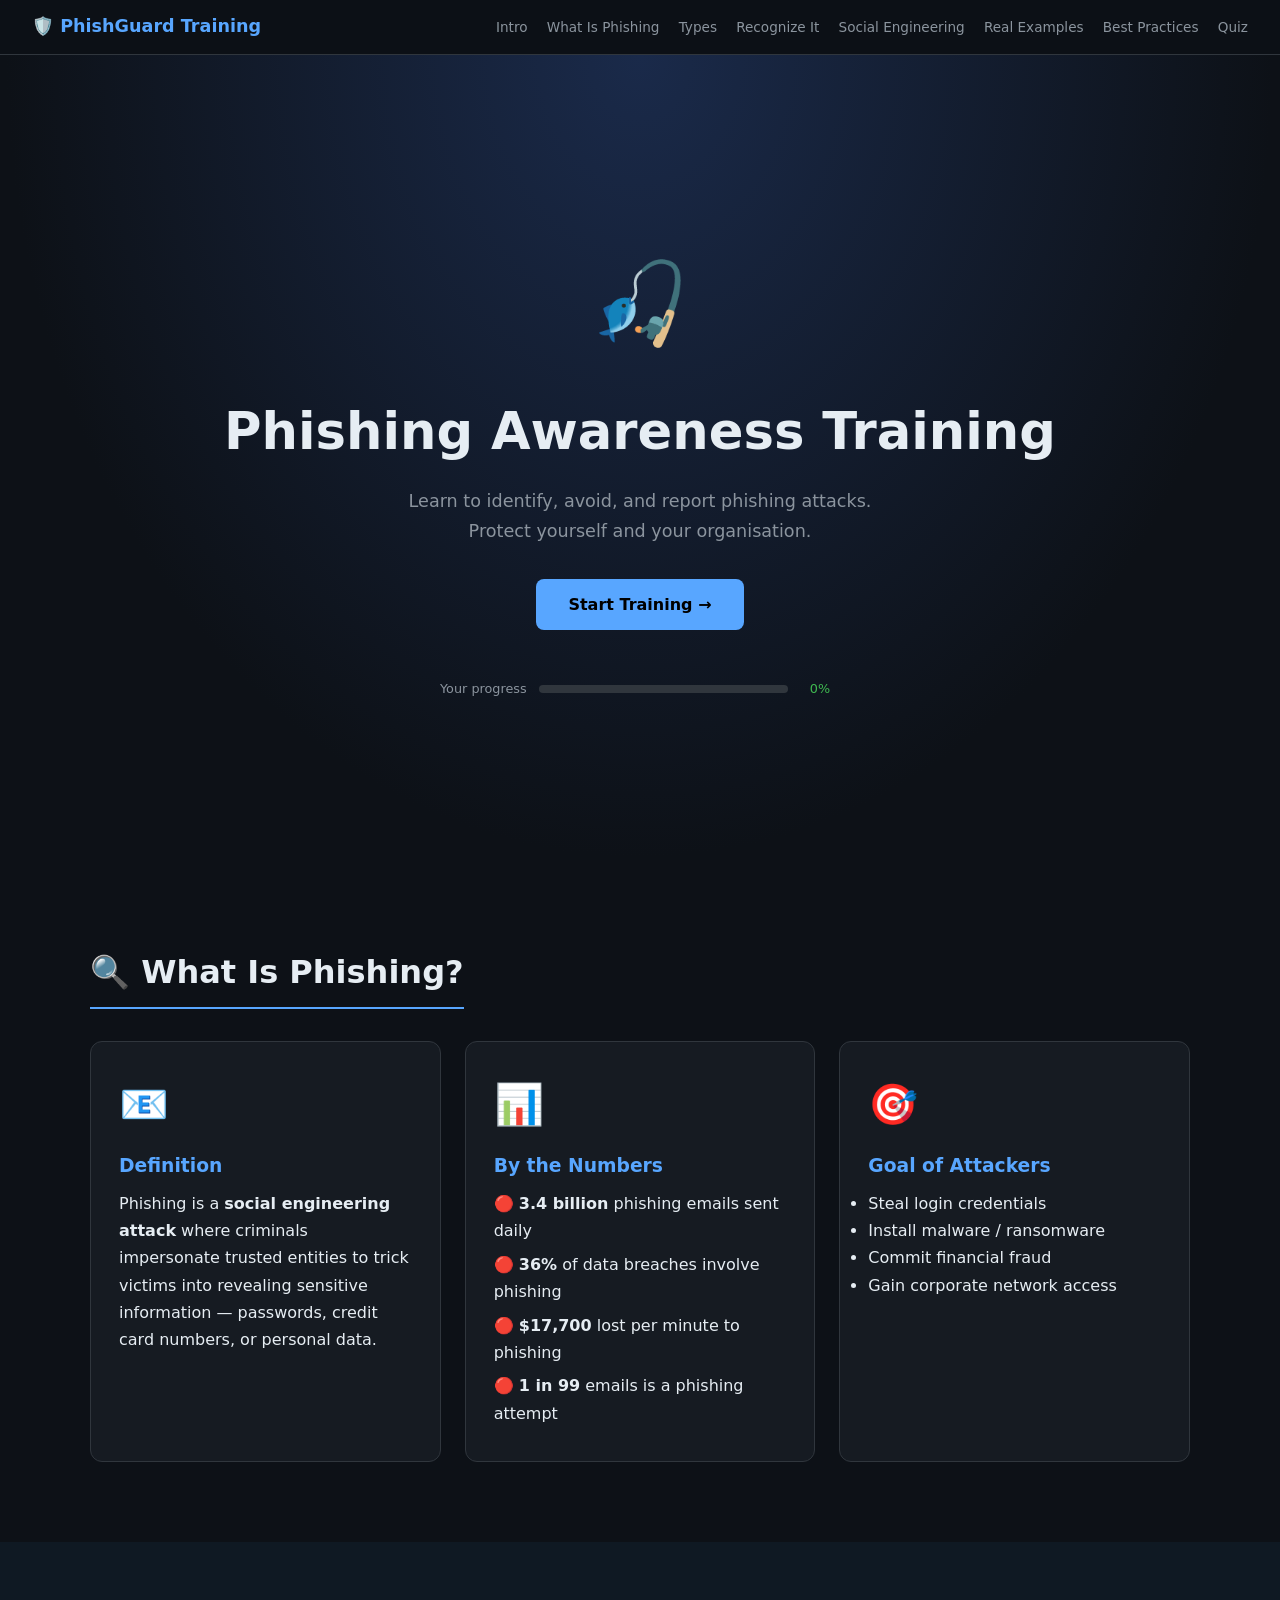
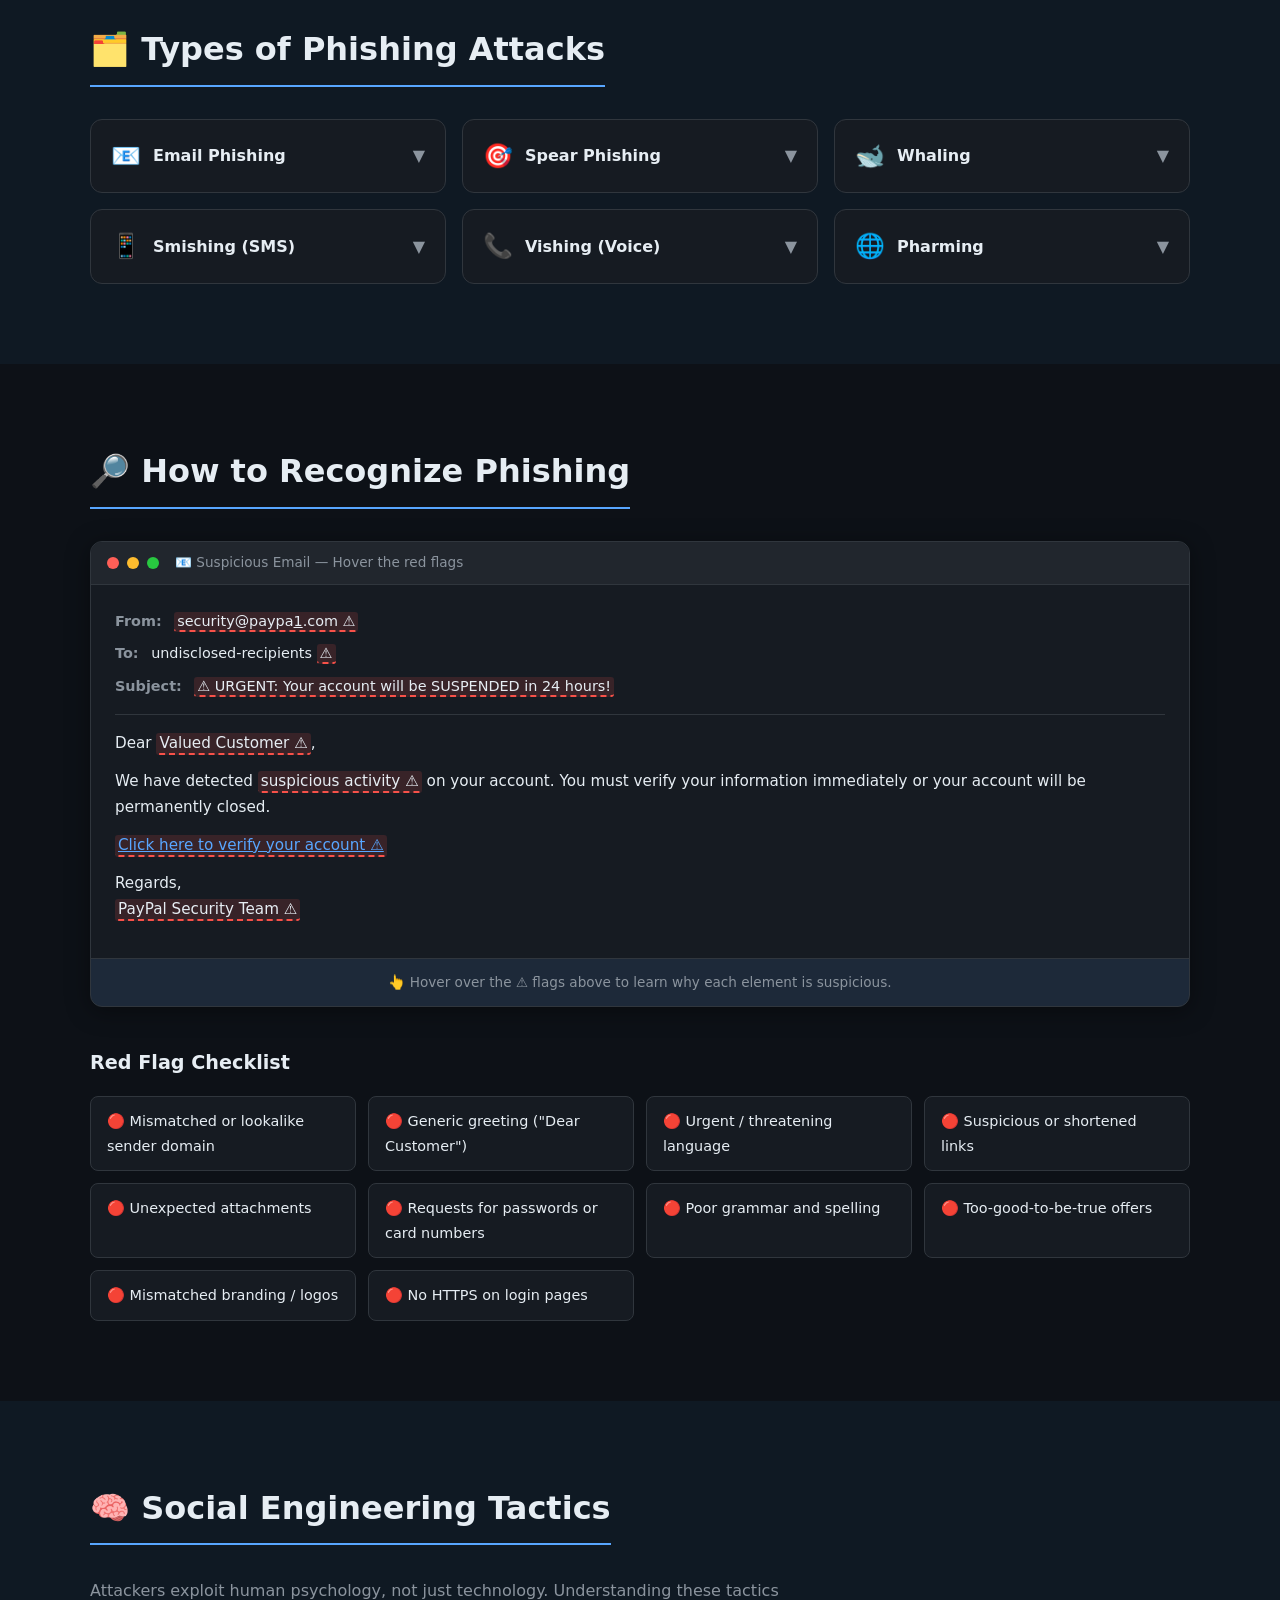
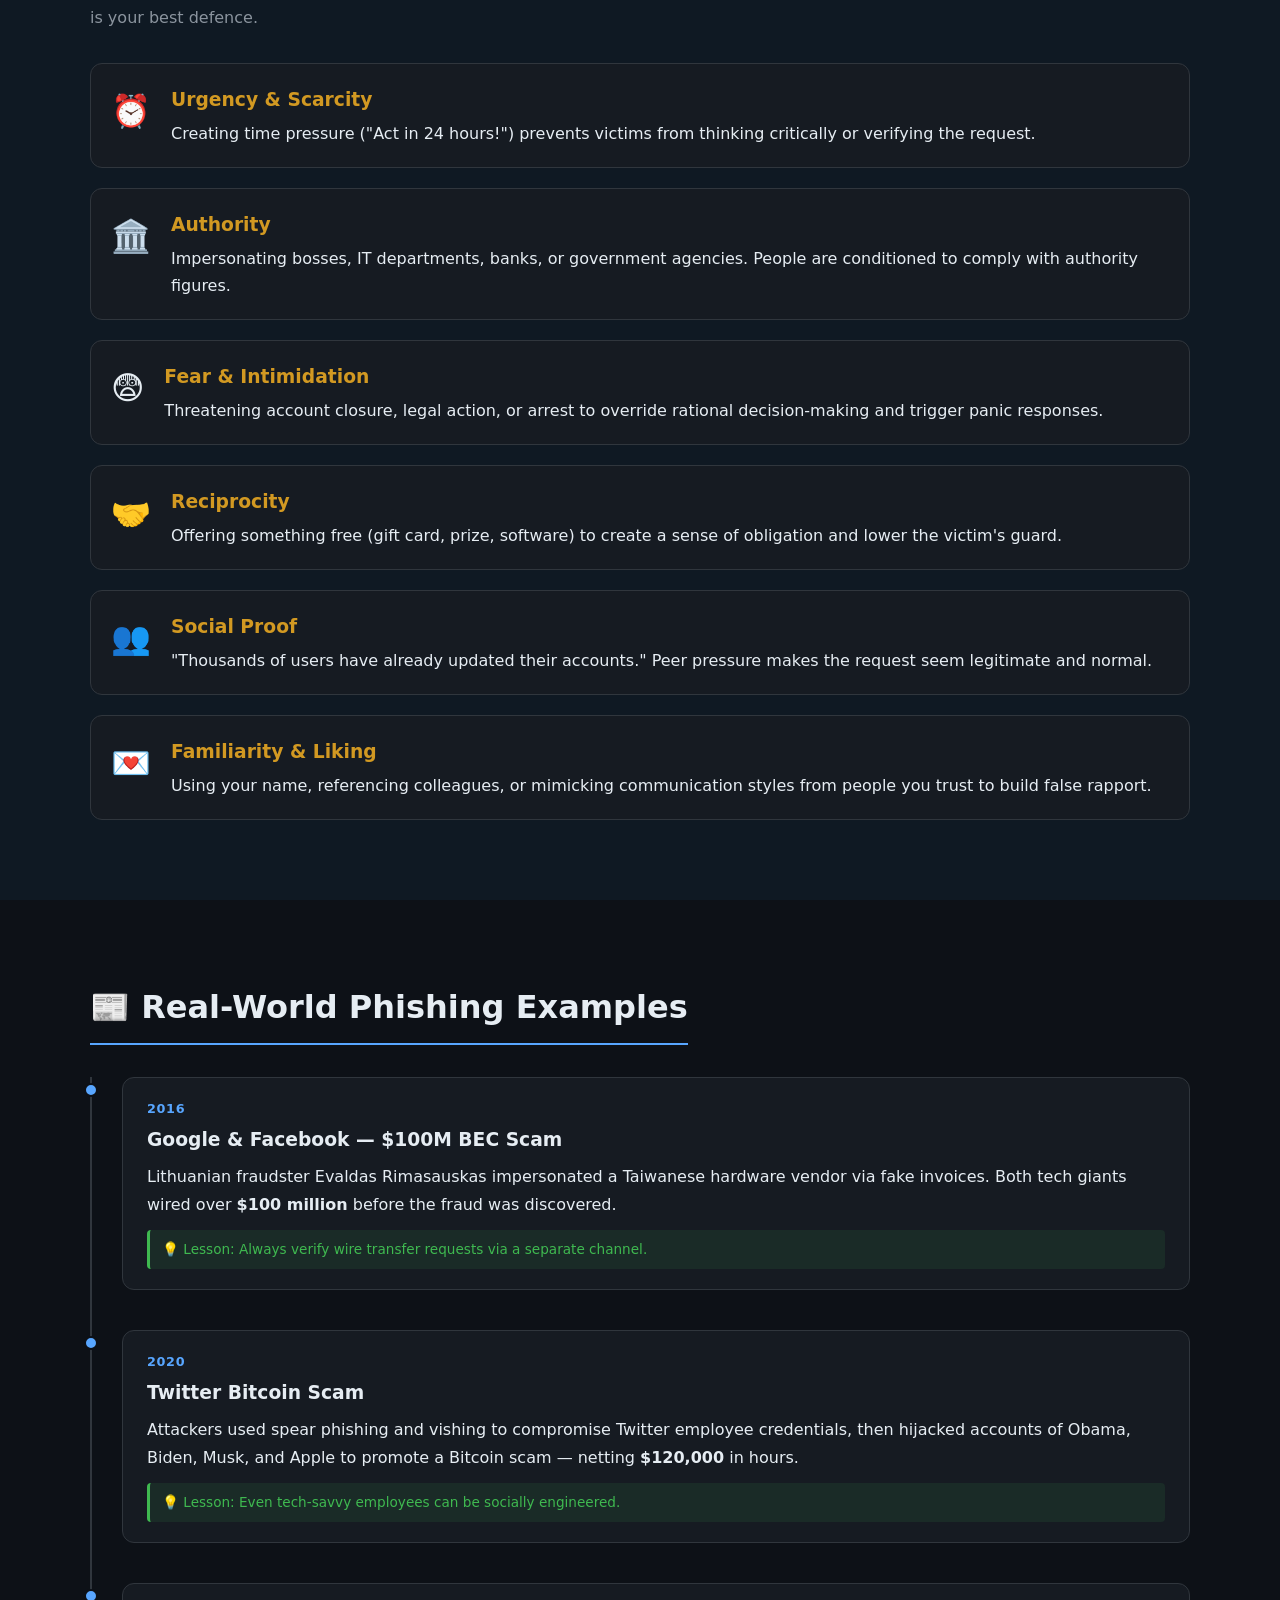
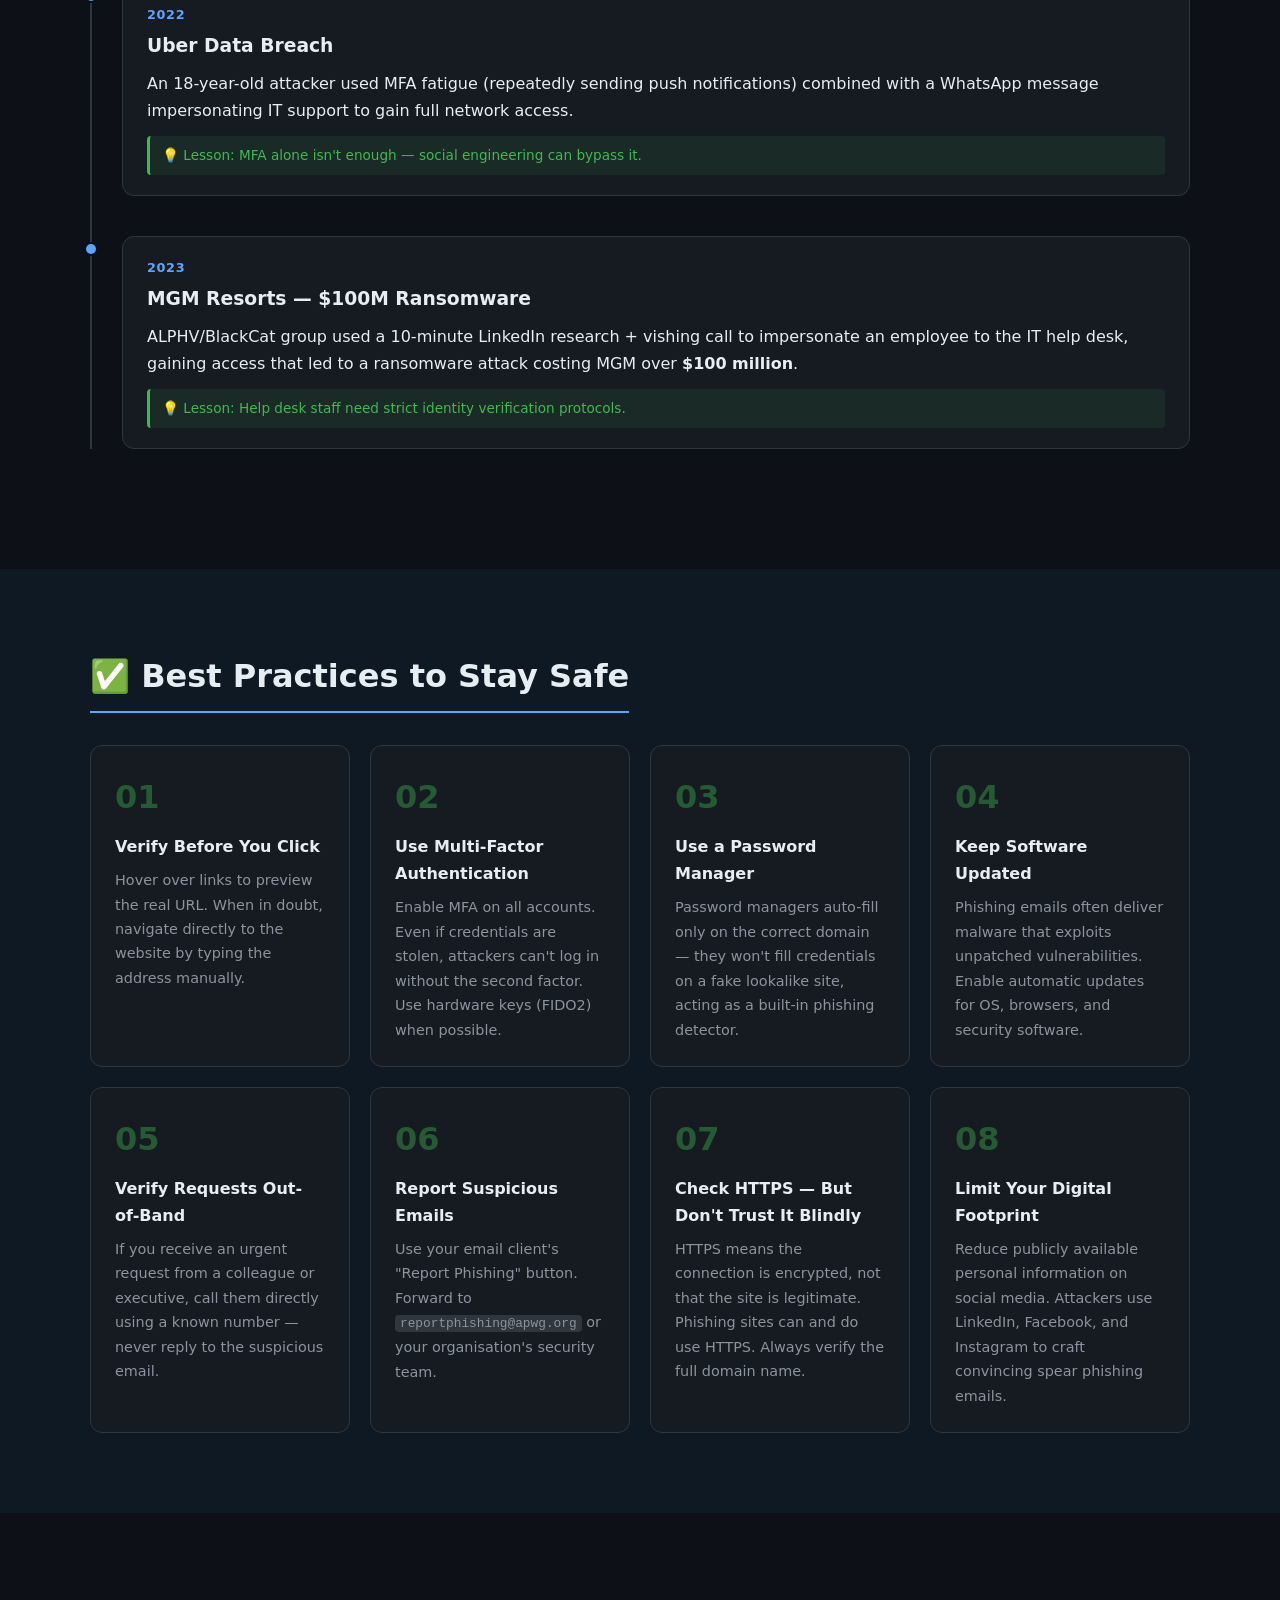
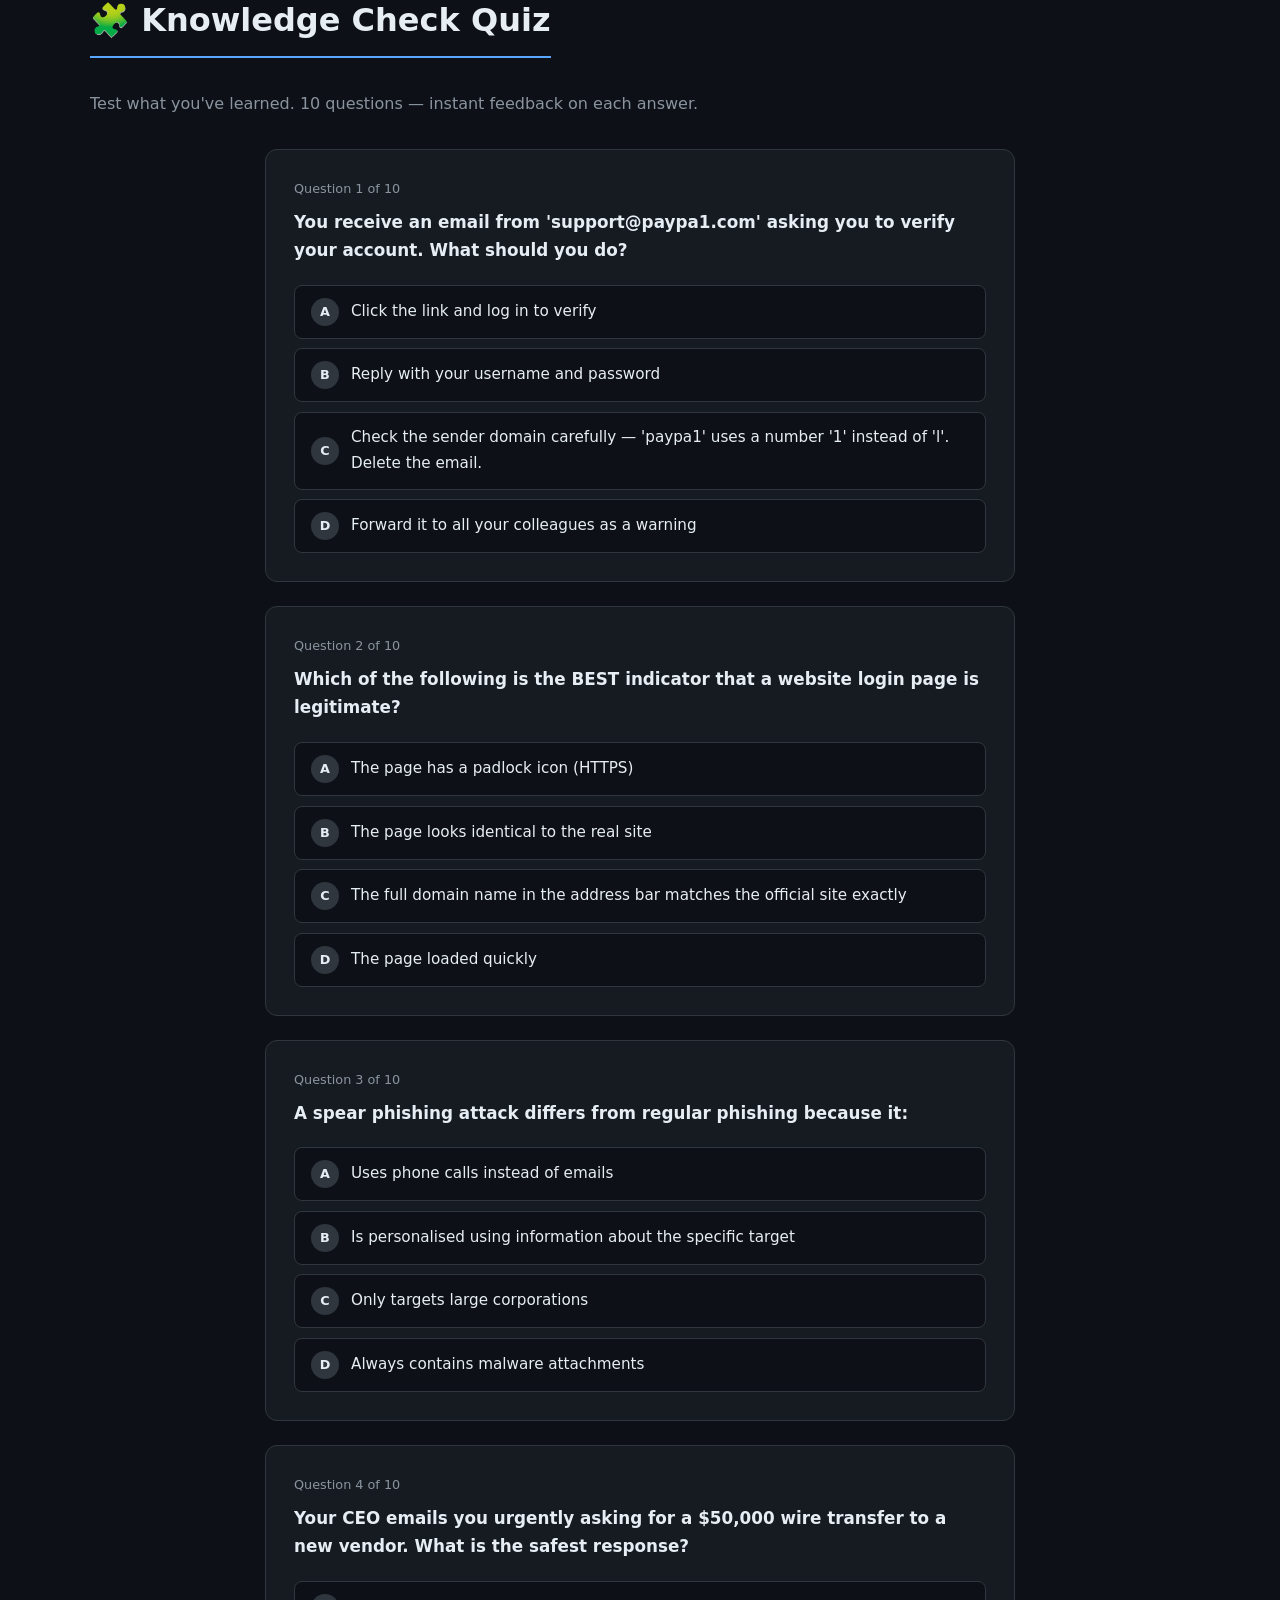
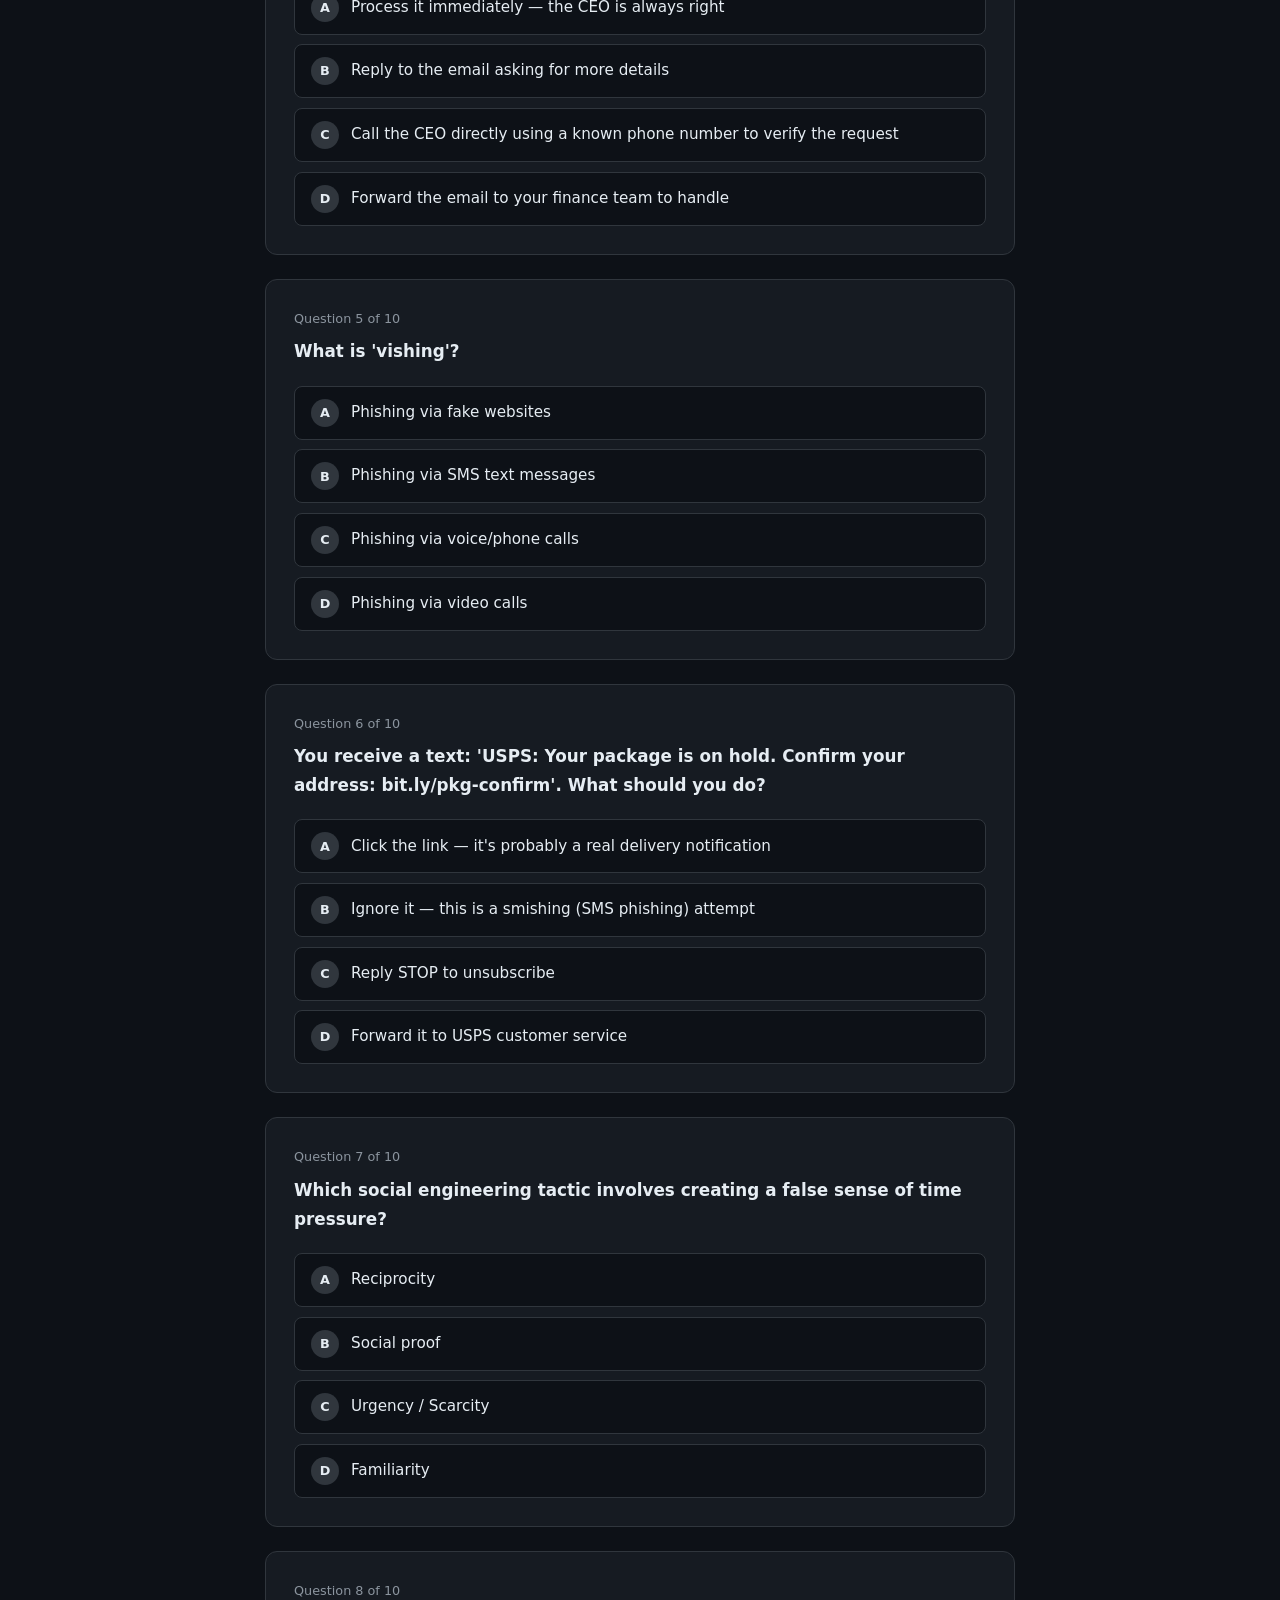
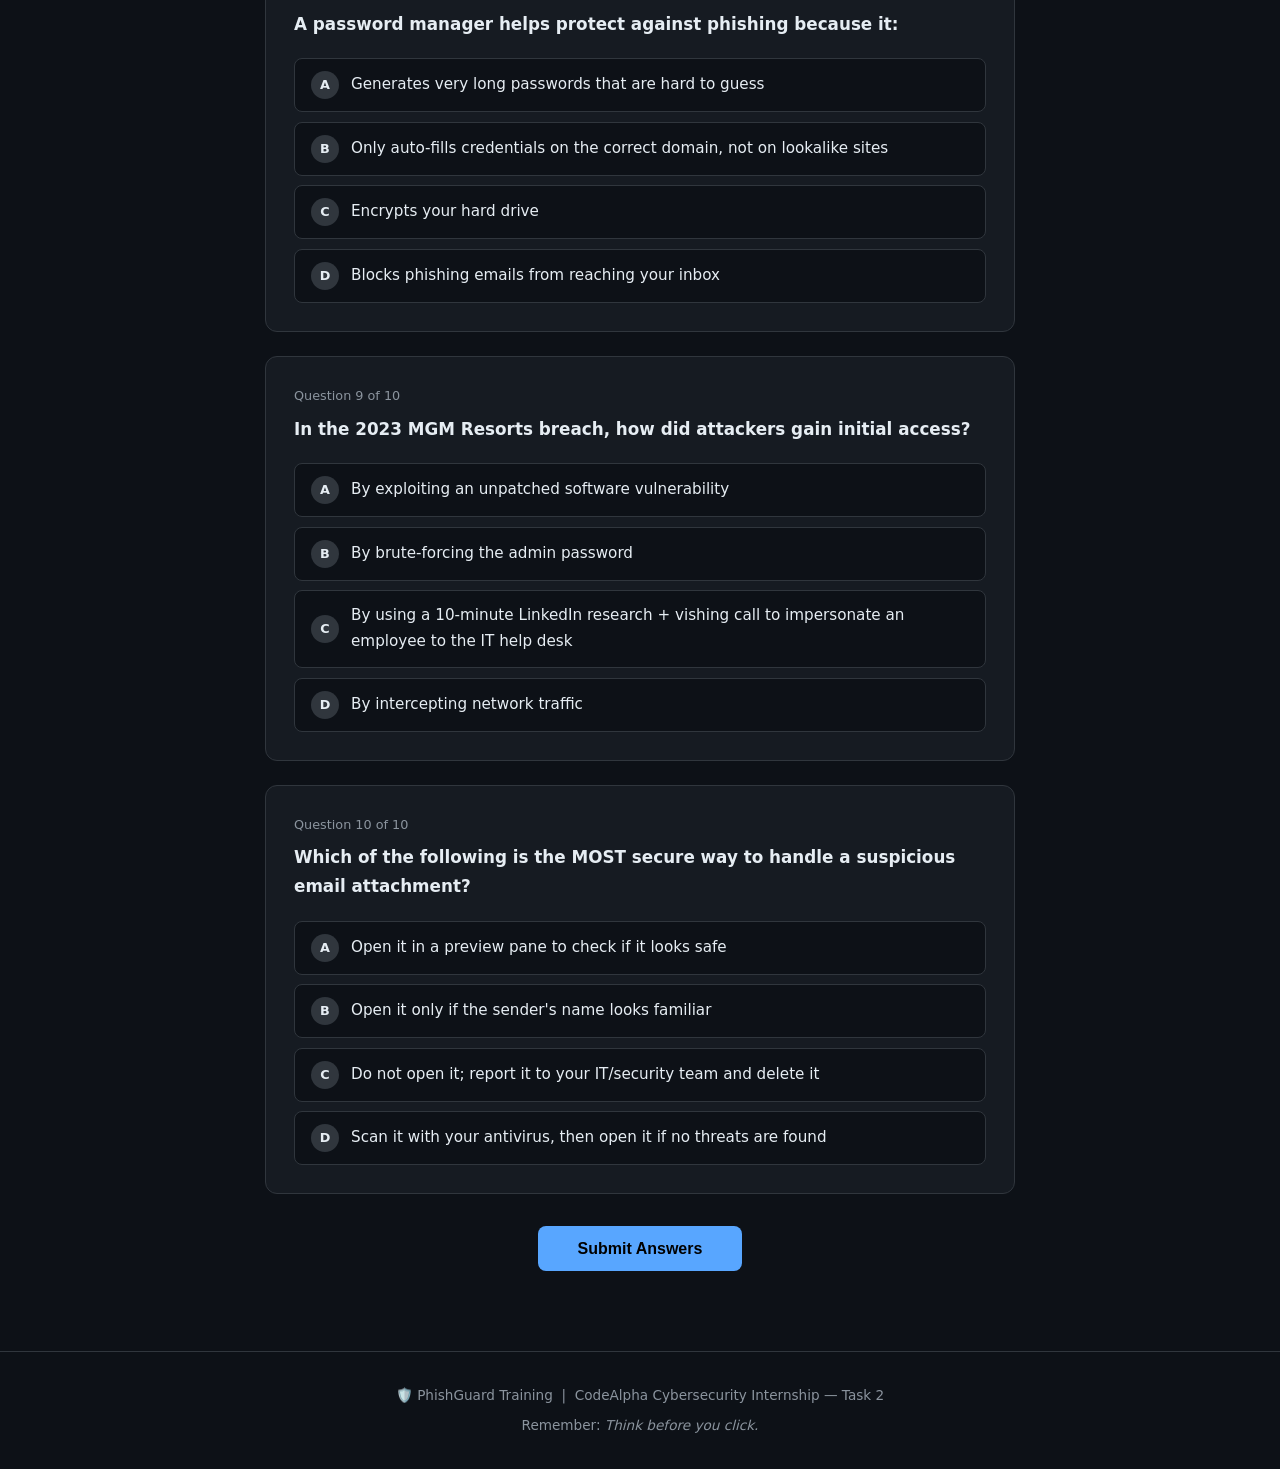
<file: task2_phishing_awareness/index.html>
<!DOCTYPE html>
<html lang="en">
<head>
  <meta charset="UTF-8" />
  <meta name="viewport" content="width=device-width, initial-scale=1.0" />
  <title>Phishing Awareness Training | CodeAlpha</title>
  <link rel="stylesheet" href="style.css" />
</head>
<body>

<!-- ═══════════════════════════ NAV ═══════════════════════════ -->
<nav class="navbar">
  <div class="nav-brand">🛡️ PhishGuard Training</div>
  <ul class="nav-links">
    <li><a href="#intro">Intro</a></li>
    <li><a href="#what-is">What Is Phishing</a></li>
    <li><a href="#types">Types</a></li>
    <li><a href="#recognize">Recognize It</a></li>
    <li><a href="#social-eng">Social Engineering</a></li>
    <li><a href="#examples">Real Examples</a></li>
    <li><a href="#best-practices">Best Practices</a></li>
    <li><a href="#quiz">Quiz</a></li>
  </ul>
</nav>

<!-- ═══════════════════════════ HERO ══════════════════════════ -->
<section class="hero" id="intro">
  <div class="hero-content">
    <div class="hero-icon">🎣</div>
    <h1>Phishing Awareness Training</h1>
    <p class="hero-sub">Learn to identify, avoid, and report phishing attacks.<br>
       Protect yourself and your organisation.</p>
    <a href="#what-is" class="btn-primary">Start Training →</a>
  </div>
  <div class="progress-bar-wrap">
    <div class="progress-label">Your progress</div>
    <div class="progress-track"><div class="progress-fill" id="progressFill"></div></div>
    <div class="progress-pct" id="progressPct">0%</div>
  </div>
</section>

<!-- ═══════════════════════════ WHAT IS PHISHING ══════════════ -->
<section class="section" id="what-is">
  <div class="container">
    <h2 class="section-title">🔍 What Is Phishing?</h2>
    <div class="card-grid">
      <div class="card">
        <div class="card-icon">📧</div>
        <h3>Definition</h3>
        <p>Phishing is a <strong>social engineering attack</strong> where criminals impersonate
           trusted entities to trick victims into revealing sensitive information — passwords,
           credit card numbers, or personal data.</p>
      </div>
      <div class="card">
        <div class="card-icon">📊</div>
        <h3>By the Numbers</h3>
        <ul class="stat-list">
          <li>🔴 <strong>3.4 billion</strong> phishing emails sent daily</li>
          <li>🔴 <strong>36%</strong> of data breaches involve phishing</li>
          <li>🔴 <strong>$17,700</strong> lost per minute to phishing</li>
          <li>🔴 <strong>1 in 99</strong> emails is a phishing attempt</li>
        </ul>
      </div>
      <div class="card">
        <div class="card-icon">🎯</div>
        <h3>Goal of Attackers</h3>
        <ul>
          <li>Steal login credentials</li>
          <li>Install malware / ransomware</li>
          <li>Commit financial fraud</li>
          <li>Gain corporate network access</li>
        </ul>
      </div>
    </div>
  </div>
</section>

<!-- ═══════════════════════════ TYPES ═════════════════════════ -->
<section class="section section-alt" id="types">
  <div class="container">
    <h2 class="section-title">🗂️ Types of Phishing Attacks</h2>
    <div class="types-grid">

      <div class="type-card" onclick="toggleType(this)">
        <div class="type-header">
          <span class="type-icon">📧</span>
          <span class="type-name">Email Phishing</span>
          <span class="type-toggle">▼</span>
        </div>
        <div class="type-body">
          <p>The most common form. Attackers send mass emails pretending to be banks,
             tech companies, or government agencies. They contain malicious links or
             attachments.</p>
          <div class="example-tag">Example: "Your PayPal account has been suspended. Click here."</div>
        </div>
      </div>

      <div class="type-card" onclick="toggleType(this)">
        <div class="type-header">
          <span class="type-icon">🎯</span>
          <span class="type-name">Spear Phishing</span>
          <span class="type-toggle">▼</span>
        </div>
        <div class="type-body">
          <p>Highly targeted attacks using personal information gathered from social media
             or data breaches. The email appears to come from a known contact.</p>
          <div class="example-tag">Example: "Hi [Your Name], please review the attached Q3 report — [Your Boss]"</div>
        </div>
      </div>

      <div class="type-card" onclick="toggleType(this)">
        <div class="type-header">
          <span class="type-icon">🐋</span>
          <span class="type-name">Whaling</span>
          <span class="type-toggle">▼</span>
        </div>
        <div class="type-body">
          <p>Targets high-profile executives (CEOs, CFOs). Often involves fake legal
             subpoenas or urgent wire transfer requests.</p>
          <div class="example-tag">Example: Fake IRS audit notice sent to a company's CFO.</div>
        </div>
      </div>

      <div class="type-card" onclick="toggleType(this)">
        <div class="type-header">
          <span class="type-icon">📱</span>
          <span class="type-name">Smishing (SMS)</span>
          <span class="type-toggle">▼</span>
        </div>
        <div class="type-body">
          <p>Phishing via text messages. Often impersonates delivery companies, banks,
             or government agencies with urgent calls to action.</p>
          <div class="example-tag">Example: "USPS: Your package is held. Confirm address: bit.ly/xxxxx"</div>
        </div>
      </div>

      <div class="type-card" onclick="toggleType(this)">
        <div class="type-header">
          <span class="type-icon">📞</span>
          <span class="type-name">Vishing (Voice)</span>
          <span class="type-toggle">▼</span>
        </div>
        <div class="type-body">
          <p>Phone-based phishing. Attackers impersonate tech support, IRS agents, or
             bank fraud departments to extract information verbally.</p>
          <div class="example-tag">Example: "This is Microsoft Support. Your PC has a virus. Give us remote access."</div>
        </div>
      </div>

      <div class="type-card" onclick="toggleType(this)">
        <div class="type-header">
          <span class="type-icon">🌐</span>
          <span class="type-name">Pharming</span>
          <span class="type-toggle">▼</span>
        </div>
        <div class="type-body">
          <p>Redirects users from legitimate websites to fake ones by poisoning DNS
             records or modifying the hosts file — no click required.</p>
          <div class="example-tag">Example: Typing "bank.com" takes you to a fake clone site.</div>
        </div>
      </div>

    </div>
  </div>
</section>

<!-- ═══════════════════════════ RECOGNIZE ═════════════════════ -->
<section class="section" id="recognize">
  <div class="container">
    <h2 class="section-title">🔎 How to Recognize Phishing</h2>

    <div class="email-demo">
      <div class="email-header-bar">
        <span class="email-dot red"></span>
        <span class="email-dot yellow"></span>
        <span class="email-dot green"></span>
        <span class="email-title">📧 Suspicious Email — Hover the red flags</span>
      </div>
      <div class="email-body">
        <div class="email-field">
          <span class="field-label">From:</span>
          <span class="red-flag" data-tip="Sender domain is 'paypa1.com' (number 1, not letter l) — a lookalike domain!">
            security@paypa<u>1</u>.com ⚠️
          </span>
        </div>
        <div class="email-field">
          <span class="field-label">To:</span>
          <span>undisclosed-recipients</span>
          <span class="red-flag" data-tip="Sent to 'undisclosed recipients' — mass phishing campaign, not personalised."> ⚠️</span>
        </div>
        <div class="email-field">
          <span class="field-label">Subject:</span>
          <span class="red-flag" data-tip="Urgent language creates panic to make you act without thinking!">
            ⚠️ URGENT: Your account will be SUSPENDED in 24 hours!
          </span>
        </div>
        <div class="email-divider"></div>
        <div class="email-content">
          <p>Dear <span class="red-flag" data-tip="Generic greeting — legitimate companies use your real name.">Valued Customer ⚠️</span>,</p>
          <p>We have detected <span class="red-flag" data-tip="Vague threat with no specifics — designed to cause fear.">suspicious activity ⚠️</span>
             on your account. You must verify your information immediately or your account will be permanently closed.</p>
          <p>
            <a class="phish-link red-flag" data-tip="Hover shows 'paypa1-secure.xyz' — NOT paypal.com! Always check the real URL.">
              Click here to verify your account ⚠️
            </a>
          </p>
          <p>Regards,<br>
            <span class="red-flag" data-tip="No real contact info, no phone number, no physical address.">PayPal Security Team ⚠️</span>
          </p>
        </div>
      </div>
      <div class="tooltip-box" id="tooltipBox">👆 Hover over the ⚠️ flags above to learn why each element is suspicious.</div>
    </div>

    <h3 class="sub-title">Red Flag Checklist</h3>
    <div class="checklist-grid">
      <div class="check-item">🔴 Mismatched or lookalike sender domain</div>
      <div class="check-item">🔴 Generic greeting ("Dear Customer")</div>
      <div class="check-item">🔴 Urgent / threatening language</div>
      <div class="check-item">🔴 Suspicious or shortened links</div>
      <div class="check-item">🔴 Unexpected attachments</div>
      <div class="check-item">🔴 Requests for passwords or card numbers</div>
      <div class="check-item">🔴 Poor grammar and spelling</div>
      <div class="check-item">🔴 Too-good-to-be-true offers</div>
      <div class="check-item">🔴 Mismatched branding / logos</div>
      <div class="check-item">🔴 No HTTPS on login pages</div>
    </div>
  </div>
</section>

<!-- ═══════════════════════════ SOCIAL ENGINEERING ════════════ -->
<section class="section section-alt" id="social-eng">
  <div class="container">
    <h2 class="section-title">🧠 Social Engineering Tactics</h2>
    <p class="section-intro">Attackers exploit human psychology, not just technology.
       Understanding these tactics is your best defence.</p>

    <div class="tactic-list">
      <div class="tactic">
        <div class="tactic-icon">⏰</div>
        <div class="tactic-content">
          <h3>Urgency &amp; Scarcity</h3>
          <p>Creating time pressure ("Act in 24 hours!") prevents victims from thinking
             critically or verifying the request.</p>
        </div>
      </div>
      <div class="tactic">
        <div class="tactic-icon">🏛️</div>
        <div class="tactic-content">
          <h3>Authority</h3>
          <p>Impersonating bosses, IT departments, banks, or government agencies.
             People are conditioned to comply with authority figures.</p>
        </div>
      </div>
      <div class="tactic">
        <div class="tactic-icon">😨</div>
        <div class="tactic-content">
          <h3>Fear &amp; Intimidation</h3>
          <p>Threatening account closure, legal action, or arrest to override rational
             decision-making and trigger panic responses.</p>
        </div>
      </div>
      <div class="tactic">
        <div class="tactic-icon">🤝</div>
        <div class="tactic-content">
          <h3>Reciprocity</h3>
          <p>Offering something free (gift card, prize, software) to create a sense of
             obligation and lower the victim's guard.</p>
        </div>
      </div>
      <div class="tactic">
        <div class="tactic-icon">👥</div>
        <div class="tactic-content">
          <h3>Social Proof</h3>
          <p>"Thousands of users have already updated their accounts." Peer pressure
             makes the request seem legitimate and normal.</p>
        </div>
      </div>
      <div class="tactic">
        <div class="tactic-icon">💌</div>
        <div class="tactic-content">
          <h3>Familiarity &amp; Liking</h3>
          <p>Using your name, referencing colleagues, or mimicking communication styles
             from people you trust to build false rapport.</p>
        </div>
      </div>
    </div>
  </div>
</section>

<!-- ═══════════════════════════ REAL EXAMPLES ═════════════════ -->
<section class="section" id="examples">
  <div class="container">
    <h2 class="section-title">📰 Real-World Phishing Examples</h2>
    <div class="timeline">

      <div class="timeline-item">
        <div class="timeline-dot"></div>
        <div class="timeline-content">
          <div class="timeline-year">2016</div>
          <h3>Google &amp; Facebook — $100M BEC Scam</h3>
          <p>Lithuanian fraudster Evaldas Rimasauskas impersonated a Taiwanese hardware
             vendor via fake invoices. Both tech giants wired over <strong>$100 million</strong>
             before the fraud was discovered.</p>
          <div class="lesson-tag">💡 Lesson: Always verify wire transfer requests via a separate channel.</div>
        </div>
      </div>

      <div class="timeline-item">
        <div class="timeline-dot"></div>
        <div class="timeline-content">
          <div class="timeline-year">2020</div>
          <h3>Twitter Bitcoin Scam</h3>
          <p>Attackers used spear phishing and vishing to compromise Twitter employee
             credentials, then hijacked accounts of Obama, Biden, Musk, and Apple to
             promote a Bitcoin scam — netting <strong>$120,000</strong> in hours.</p>
          <div class="lesson-tag">💡 Lesson: Even tech-savvy employees can be socially engineered.</div>
        </div>
      </div>

      <div class="timeline-item">
        <div class="timeline-dot"></div>
        <div class="timeline-content">
          <div class="timeline-year">2022</div>
          <h3>Uber Data Breach</h3>
          <p>An 18-year-old attacker used MFA fatigue (repeatedly sending push
             notifications) combined with a WhatsApp message impersonating IT support
             to gain full network access.</p>
          <div class="lesson-tag">💡 Lesson: MFA alone isn't enough — social engineering can bypass it.</div>
        </div>
      </div>

      <div class="timeline-item">
        <div class="timeline-dot"></div>
        <div class="timeline-content">
          <div class="timeline-year">2023</div>
          <h3>MGM Resorts — $100M Ransomware</h3>
          <p>ALPHV/BlackCat group used a 10-minute LinkedIn research + vishing call to
             impersonate an employee to the IT help desk, gaining access that led to a
             ransomware attack costing MGM over <strong>$100 million</strong>.</p>
          <div class="lesson-tag">💡 Lesson: Help desk staff need strict identity verification protocols.</div>
        </div>
      </div>

    </div>
  </div>
</section>

<!-- ═══════════════════════════ BEST PRACTICES ════════════════ -->
<section class="section section-alt" id="best-practices">
  <div class="container">
    <h2 class="section-title">✅ Best Practices to Stay Safe</h2>
    <div class="practices-grid">

      <div class="practice-card">
        <div class="practice-num">01</div>
        <h3>Verify Before You Click</h3>
        <p>Hover over links to preview the real URL. When in doubt, navigate directly
           to the website by typing the address manually.</p>
      </div>

      <div class="practice-card">
        <div class="practice-num">02</div>
        <h3>Use Multi-Factor Authentication</h3>
        <p>Enable MFA on all accounts. Even if credentials are stolen, attackers
           can't log in without the second factor. Use hardware keys (FIDO2) when possible.</p>
      </div>

      <div class="practice-card">
        <div class="practice-num">03</div>
        <h3>Use a Password Manager</h3>
        <p>Password managers auto-fill only on the correct domain — they won't fill
           credentials on a fake lookalike site, acting as a built-in phishing detector.</p>
      </div>

      <div class="practice-card">
        <div class="practice-num">04</div>
        <h3>Keep Software Updated</h3>
        <p>Phishing emails often deliver malware that exploits unpatched vulnerabilities.
           Enable automatic updates for OS, browsers, and security software.</p>
      </div>

      <div class="practice-card">
        <div class="practice-num">05</div>
        <h3>Verify Requests Out-of-Band</h3>
        <p>If you receive an urgent request from a colleague or executive, call them
           directly using a known number — never reply to the suspicious email.</p>
      </div>

      <div class="practice-card">
        <div class="practice-num">06</div>
        <h3>Report Suspicious Emails</h3>
        <p>Use your email client's "Report Phishing" button. Forward to
           <code>reportphishing@apwg.org</code> or your organisation's security team.</p>
      </div>

      <div class="practice-card">
        <div class="practice-num">07</div>
        <h3>Check HTTPS — But Don't Trust It Blindly</h3>
        <p>HTTPS means the connection is encrypted, not that the site is legitimate.
           Phishing sites can and do use HTTPS. Always verify the full domain name.</p>
      </div>

      <div class="practice-card">
        <div class="practice-num">08</div>
        <h3>Limit Your Digital Footprint</h3>
        <p>Reduce publicly available personal information on social media. Attackers
           use LinkedIn, Facebook, and Instagram to craft convincing spear phishing emails.</p>
      </div>

    </div>
  </div>
</section>

<!-- ═══════════════════════════ QUIZ ══════════════════════════ -->
<section class="section" id="quiz">
  <div class="container">
    <h2 class="section-title">🧩 Knowledge Check Quiz</h2>
    <p class="section-intro">Test what you've learned. 10 questions — instant feedback on each answer.</p>

    <div class="quiz-container" id="quizContainer">
      <!-- Rendered by JS -->
    </div>

    <div class="quiz-result" id="quizResult" style="display:none">
      <div class="result-icon" id="resultIcon"></div>
      <h3 id="resultTitle"></h3>
      <p id="resultMsg"></p>
      <div class="score-display" id="scoreDisplay"></div>
      <button class="btn-primary" onclick="restartQuiz()">🔄 Retake Quiz</button>
    </div>
  </div>
</section>

<!-- ═══════════════════════════ FOOTER ════════════════════════ -->
<footer class="footer">
  <p>🛡️ PhishGuard Training &nbsp;|&nbsp; CodeAlpha Cybersecurity Internship — Task 2</p>
  <p>Remember: <em>Think before you click.</em></p>
</footer>

<!-- Tooltip overlay -->
<div class="tooltip-popup" id="tooltipPopup"></div>

<script src="script.js"></script>
</body>
</html>
</file>
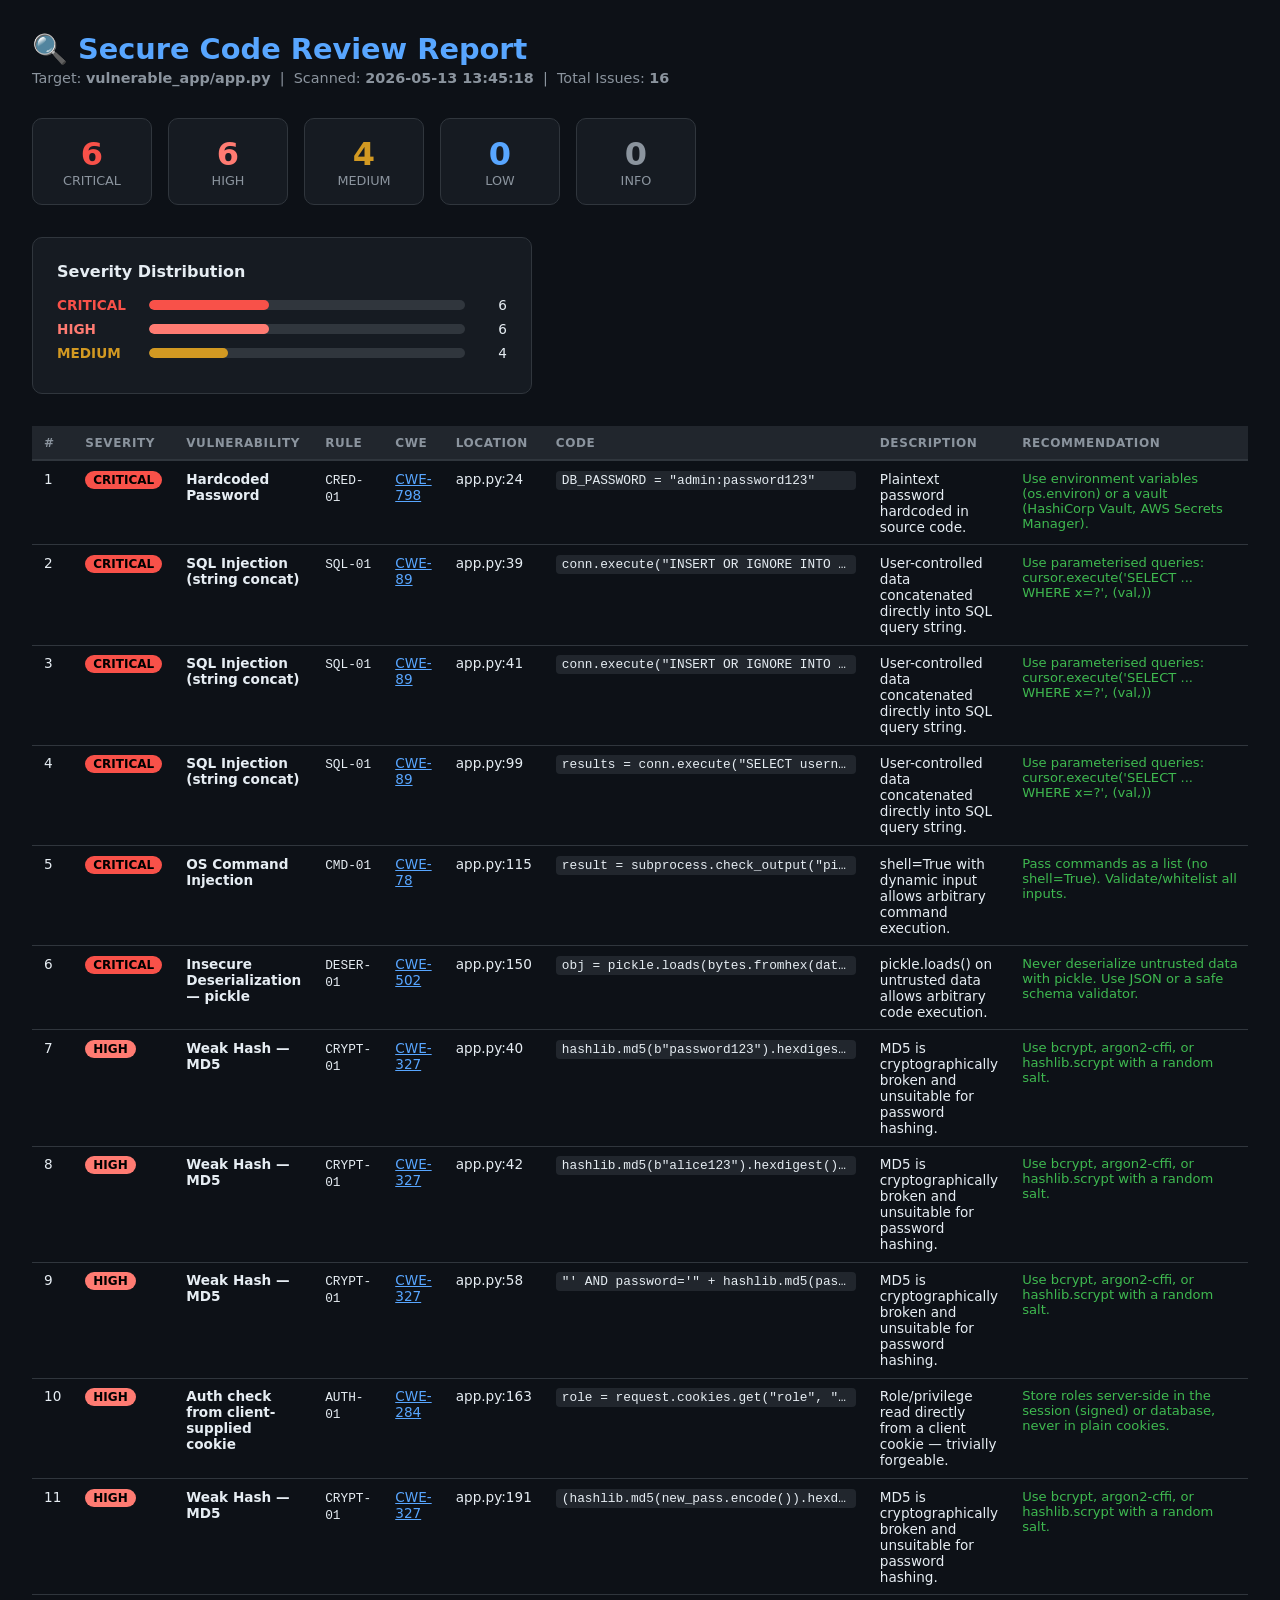
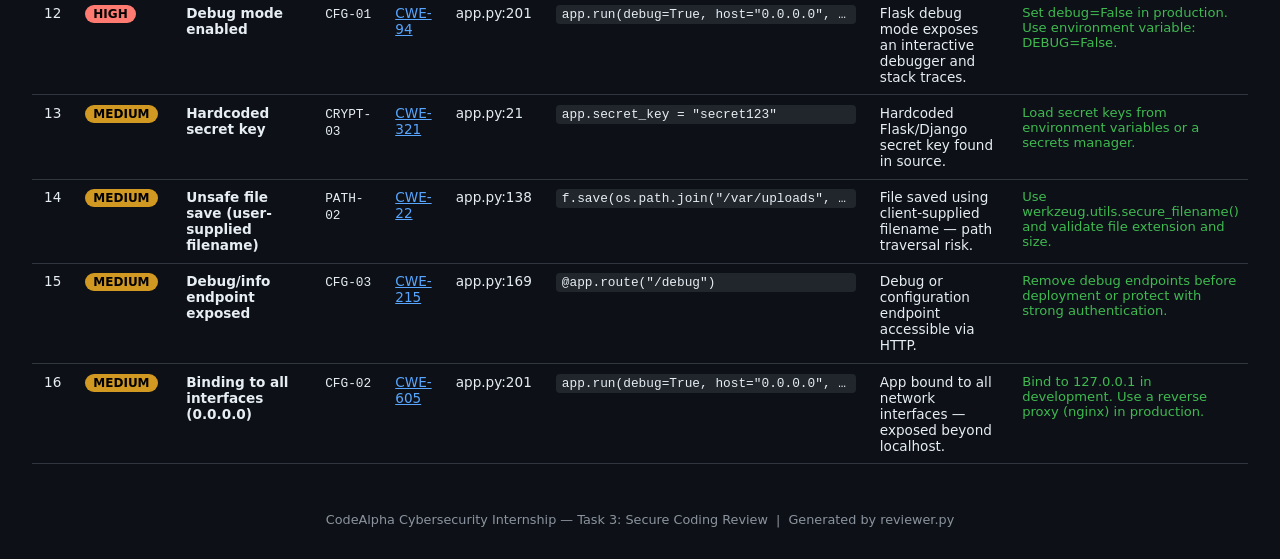
<file: task3_secure_code_review/report.html>
<!DOCTYPE html>
<html lang="en">
<head>
<meta charset="UTF-8">
<meta name="viewport" content="width=device-width,initial-scale=1">
<title>Secure Code Review Report</title>
<style>
  :root {
    --bg: #0d1117; --card: #161b22; --border: #30363d;
    --text: #e6edf3; --muted: #8b949e; --accent: #58a6ff;
  }
  * { box-sizing: border-box; margin: 0; padding: 0; }
  body { font-family: 'Segoe UI', system-ui, sans-serif;
          background: var(--bg); color: var(--text); padding: 2rem; }
  h1 { font-size: 1.8rem; color: var(--accent); margin-bottom: .25rem; }
  .meta { color: var(--muted); font-size: .9rem; margin-bottom: 2rem; }
  .summary-grid { display: flex; gap: 1rem; flex-wrap: wrap; margin-bottom: 2rem; }
  .stat-card {
    background: var(--card); border: 1px solid var(--border);
    border-radius: 10px; padding: 1rem 1.5rem; min-width: 120px; text-align: center;
  }
  .stat-num { font-size: 2rem; font-weight: 800; }
  .stat-lbl { font-size: .8rem; color: var(--muted); }
  .sev-row { display: flex; align-items: center; gap: .75rem; margin-bottom: .5rem; }
  .sev-label { width: 80px; font-weight: 700; font-size: .85rem; }
  .sev-bar-track { flex: 1; height: 10px; background: var(--border); border-radius: 99px; overflow: hidden; }
  .sev-bar-fill  { height: 100%; border-radius: 99px; transition: width .6s; }
  .sev-count { width: 30px; text-align: right; font-size: .85rem; }
  .chart-card {
    background: var(--card); border: 1px solid var(--border);
    border-radius: 10px; padding: 1.5rem; margin-bottom: 2rem; max-width: 500px;
  }
  table { width: 100%; border-collapse: collapse; font-size: .85rem; }
  th {
    background: #21262d; padding: .6rem .75rem; text-align: left;
    border-bottom: 2px solid var(--border); color: var(--muted);
    font-size: .75rem; text-transform: uppercase; letter-spacing: .05em;
  }
  td { padding: .6rem .75rem; border-bottom: 1px solid var(--border); vertical-align: top; }
  tr:hover td { background: rgba(88,166,255,.05); }
  .badge {
    display: inline-block; padding: 2px 8px; border-radius: 99px;
    font-size: .75rem; font-weight: 700; color: #000;
  }
  code { font-family: 'Consolas', monospace; font-size: .8rem; }
  .code-snippet {
    background: #21262d; padding: 2px 6px; border-radius: 4px;
    display: block; max-width: 300px; overflow: hidden;
    text-overflow: ellipsis; white-space: nowrap;
  }
  .fix-cell { color: #3fb950; font-size: .82rem; }
  a { color: var(--accent); }
  .table-wrap { overflow-x: auto; }
  footer { margin-top: 3rem; color: var(--muted); font-size: .8rem; text-align: center; }
</style>
</head>
<body>
<h1>🔍 Secure Code Review Report</h1>
<div class="meta">
  Target: <strong>vulnerable_app/app.py</strong> &nbsp;|&nbsp;
  Scanned: <strong>2026-05-13 13:45:18</strong> &nbsp;|&nbsp;
  Total Issues: <strong>16</strong>
</div>

<div class="summary-grid">
  <div class="stat-card">
    <div class="stat-num" style="color:#f85149">6</div>
    <div class="stat-lbl">CRITICAL</div>
  </div>
  <div class="stat-card">
    <div class="stat-num" style="color:#ff7b72">6</div>
    <div class="stat-lbl">HIGH</div>
  </div>
  <div class="stat-card">
    <div class="stat-num" style="color:#d29922">4</div>
    <div class="stat-lbl">MEDIUM</div>
  </div>
  <div class="stat-card">
    <div class="stat-num" style="color:#58a6ff">0</div>
    <div class="stat-lbl">LOW</div>
  </div>
  <div class="stat-card">
    <div class="stat-num" style="color:#8b949e">0</div>
    <div class="stat-lbl">INFO</div>
  </div>
</div>

<div class="chart-card">
  <h3 style="margin-bottom:1rem;font-size:1rem">Severity Distribution</h3>
  
            <div class="sev-row">
              <span class="sev-label" style="color:#f85149">CRITICAL</span>
              <div class="sev-bar-track">
                <div class="sev-bar-fill" style="width:38%;background:#f85149"></div>
              </div>
              <span class="sev-count">6</span>
            </div>
            <div class="sev-row">
              <span class="sev-label" style="color:#ff7b72">HIGH</span>
              <div class="sev-bar-track">
                <div class="sev-bar-fill" style="width:38%;background:#ff7b72"></div>
              </div>
              <span class="sev-count">6</span>
            </div>
            <div class="sev-row">
              <span class="sev-label" style="color:#d29922">MEDIUM</span>
              <div class="sev-bar-track">
                <div class="sev-bar-fill" style="width:25%;background:#d29922"></div>
              </div>
              <span class="sev-count">4</span>
            </div>
</div>

<div class="table-wrap">
<table>
  <thead>
    <tr>
      <th>#</th><th>Severity</th><th>Vulnerability</th><th>Rule</th>
      <th>CWE</th><th>Location</th><th>Code</th>
      <th>Description</th><th>Recommendation</th>
    </tr>
  </thead>
  <tbody>
        <tr>
          <td>1</td>
          <td><span class="badge" style="background:#f85149">CRITICAL</span></td>
          <td><strong>Hardcoded Password</strong></td>
          <td><code>CRED-01</code></td>
          <td><a href="https://cwe.mitre.org/data/definitions/798.html"
                 target="_blank">CWE-798</a></td>
          <td>app.py:24</td>
          <td><code class="code-snippet">DB_PASSWORD = "admin:password123"</code></td>
          <td>Plaintext password hardcoded in source code.</td>
          <td class="fix-cell">Use environment variables (os.environ) or a vault (HashiCorp Vault, AWS Secrets Manager).</td>
        </tr>
        <tr>
          <td>2</td>
          <td><span class="badge" style="background:#f85149">CRITICAL</span></td>
          <td><strong>SQL Injection (string concat)</strong></td>
          <td><code>SQL-01</code></td>
          <td><a href="https://cwe.mitre.org/data/definitions/89.html"
                 target="_blank">CWE-89</a></td>
          <td>app.py:39</td>
          <td><code class="code-snippet">conn.execute("INSERT OR IGNORE INTO users VALUES (1,'admin','" +</code></td>
          <td>User-controlled data concatenated directly into SQL query string.</td>
          <td class="fix-cell">Use parameterised queries: cursor.execute('SELECT ... WHERE x=?', (val,))</td>
        </tr>
        <tr>
          <td>3</td>
          <td><span class="badge" style="background:#f85149">CRITICAL</span></td>
          <td><strong>SQL Injection (string concat)</strong></td>
          <td><code>SQL-01</code></td>
          <td><a href="https://cwe.mitre.org/data/definitions/89.html"
                 target="_blank">CWE-89</a></td>
          <td>app.py:41</td>
          <td><code class="code-snippet">conn.execute("INSERT OR IGNORE INTO users VALUES (2,'alice','" +</code></td>
          <td>User-controlled data concatenated directly into SQL query string.</td>
          <td class="fix-cell">Use parameterised queries: cursor.execute('SELECT ... WHERE x=?', (val,))</td>
        </tr>
        <tr>
          <td>4</td>
          <td><span class="badge" style="background:#f85149">CRITICAL</span></td>
          <td><strong>SQL Injection (string concat)</strong></td>
          <td><code>SQL-01</code></td>
          <td><a href="https://cwe.mitre.org/data/definitions/89.html"
                 target="_blank">CWE-89</a></td>
          <td>app.py:99</td>
          <td><code class="code-snippet">results = conn.execute("SELECT username, role FROM users WHERE username LIKE '%" + query + "%'").fetchall()</code></td>
          <td>User-controlled data concatenated directly into SQL query string.</td>
          <td class="fix-cell">Use parameterised queries: cursor.execute('SELECT ... WHERE x=?', (val,))</td>
        </tr>
        <tr>
          <td>5</td>
          <td><span class="badge" style="background:#f85149">CRITICAL</span></td>
          <td><strong>OS Command Injection</strong></td>
          <td><code>CMD-01</code></td>
          <td><a href="https://cwe.mitre.org/data/definitions/78.html"
                 target="_blank">CWE-78</a></td>
          <td>app.py:115</td>
          <td><code class="code-snippet">result = subprocess.check_output("ping -c 1 " + host, shell=True,</code></td>
          <td>shell=True with dynamic input allows arbitrary command execution.</td>
          <td class="fix-cell">Pass commands as a list (no shell=True). Validate/whitelist all inputs.</td>
        </tr>
        <tr>
          <td>6</td>
          <td><span class="badge" style="background:#f85149">CRITICAL</span></td>
          <td><strong>Insecure Deserialization — pickle</strong></td>
          <td><code>DESER-01</code></td>
          <td><a href="https://cwe.mitre.org/data/definitions/502.html"
                 target="_blank">CWE-502</a></td>
          <td>app.py:150</td>
          <td><code class="code-snippet">obj = pickle.loads(bytes.fromhex(data))   # arbitrary code execution</code></td>
          <td>pickle.loads() on untrusted data allows arbitrary code execution.</td>
          <td class="fix-cell">Never deserialize untrusted data with pickle. Use JSON or a safe schema validator.</td>
        </tr>
        <tr>
          <td>7</td>
          <td><span class="badge" style="background:#ff7b72">HIGH</span></td>
          <td><strong>Weak Hash — MD5</strong></td>
          <td><code>CRYPT-01</code></td>
          <td><a href="https://cwe.mitre.org/data/definitions/327.html"
                 target="_blank">CWE-327</a></td>
          <td>app.py:40</td>
          <td><code class="code-snippet">hashlib.md5(b"password123").hexdigest() + "','admin')")</code></td>
          <td>MD5 is cryptographically broken and unsuitable for password hashing.</td>
          <td class="fix-cell">Use bcrypt, argon2-cffi, or hashlib.scrypt with a random salt.</td>
        </tr>
        <tr>
          <td>8</td>
          <td><span class="badge" style="background:#ff7b72">HIGH</span></td>
          <td><strong>Weak Hash — MD5</strong></td>
          <td><code>CRYPT-01</code></td>
          <td><a href="https://cwe.mitre.org/data/definitions/327.html"
                 target="_blank">CWE-327</a></td>
          <td>app.py:42</td>
          <td><code class="code-snippet">hashlib.md5(b"alice123").hexdigest() + "','user')")</code></td>
          <td>MD5 is cryptographically broken and unsuitable for password hashing.</td>
          <td class="fix-cell">Use bcrypt, argon2-cffi, or hashlib.scrypt with a random salt.</td>
        </tr>
        <tr>
          <td>9</td>
          <td><span class="badge" style="background:#ff7b72">HIGH</span></td>
          <td><strong>Weak Hash — MD5</strong></td>
          <td><code>CRYPT-01</code></td>
          <td><a href="https://cwe.mitre.org/data/definitions/327.html"
                 target="_blank">CWE-327</a></td>
          <td>app.py:58</td>
          <td><code class="code-snippet">"' AND password='" + hashlib.md5(password.encode()).hexdigest() + "'"</code></td>
          <td>MD5 is cryptographically broken and unsuitable for password hashing.</td>
          <td class="fix-cell">Use bcrypt, argon2-cffi, or hashlib.scrypt with a random salt.</td>
        </tr>
        <tr>
          <td>10</td>
          <td><span class="badge" style="background:#ff7b72">HIGH</span></td>
          <td><strong>Auth check from client-supplied cookie</strong></td>
          <td><code>AUTH-01</code></td>
          <td><a href="https://cwe.mitre.org/data/definitions/284.html"
                 target="_blank">CWE-284</a></td>
          <td>app.py:163</td>
          <td><code class="code-snippet">role = request.cookies.get("role", "user")</code></td>
          <td>Role/privilege read directly from a client cookie — trivially forgeable.</td>
          <td class="fix-cell">Store roles server-side in the session (signed) or database, never in plain cookies.</td>
        </tr>
        <tr>
          <td>11</td>
          <td><span class="badge" style="background:#ff7b72">HIGH</span></td>
          <td><strong>Weak Hash — MD5</strong></td>
          <td><code>CRYPT-01</code></td>
          <td><a href="https://cwe.mitre.org/data/definitions/327.html"
                 target="_blank">CWE-327</a></td>
          <td>app.py:191</td>
          <td><code class="code-snippet">(hashlib.md5(new_pass.encode()).hexdigest(), user))</code></td>
          <td>MD5 is cryptographically broken and unsuitable for password hashing.</td>
          <td class="fix-cell">Use bcrypt, argon2-cffi, or hashlib.scrypt with a random salt.</td>
        </tr>
        <tr>
          <td>12</td>
          <td><span class="badge" style="background:#ff7b72">HIGH</span></td>
          <td><strong>Debug mode enabled</strong></td>
          <td><code>CFG-01</code></td>
          <td><a href="https://cwe.mitre.org/data/definitions/94.html"
                 target="_blank">CWE-94</a></td>
          <td>app.py:201</td>
          <td><code class="code-snippet">app.run(debug=True, host="0.0.0.0", port=5000)</code></td>
          <td>Flask debug mode exposes an interactive debugger and stack traces.</td>
          <td class="fix-cell">Set debug=False in production. Use environment variable: DEBUG=False.</td>
        </tr>
        <tr>
          <td>13</td>
          <td><span class="badge" style="background:#d29922">MEDIUM</span></td>
          <td><strong>Hardcoded secret key</strong></td>
          <td><code>CRYPT-03</code></td>
          <td><a href="https://cwe.mitre.org/data/definitions/321.html"
                 target="_blank">CWE-321</a></td>
          <td>app.py:21</td>
          <td><code class="code-snippet">app.secret_key = "secret123"</code></td>
          <td>Hardcoded Flask/Django secret key found in source.</td>
          <td class="fix-cell">Load secret keys from environment variables or a secrets manager.</td>
        </tr>
        <tr>
          <td>14</td>
          <td><span class="badge" style="background:#d29922">MEDIUM</span></td>
          <td><strong>Unsafe file save (user-supplied filename)</strong></td>
          <td><code>PATH-02</code></td>
          <td><a href="https://cwe.mitre.org/data/definitions/22.html"
                 target="_blank">CWE-22</a></td>
          <td>app.py:138</td>
          <td><code class="code-snippet">f.save(os.path.join("/var/uploads", f.filename))</code></td>
          <td>File saved using client-supplied filename — path traversal risk.</td>
          <td class="fix-cell">Use werkzeug.utils.secure_filename() and validate file extension and size.</td>
        </tr>
        <tr>
          <td>15</td>
          <td><span class="badge" style="background:#d29922">MEDIUM</span></td>
          <td><strong>Debug/info endpoint exposed</strong></td>
          <td><code>CFG-03</code></td>
          <td><a href="https://cwe.mitre.org/data/definitions/215.html"
                 target="_blank">CWE-215</a></td>
          <td>app.py:169</td>
          <td><code class="code-snippet">@app.route("/debug")</code></td>
          <td>Debug or configuration endpoint accessible via HTTP.</td>
          <td class="fix-cell">Remove debug endpoints before deployment or protect with strong authentication.</td>
        </tr>
        <tr>
          <td>16</td>
          <td><span class="badge" style="background:#d29922">MEDIUM</span></td>
          <td><strong>Binding to all interfaces (0.0.0.0)</strong></td>
          <td><code>CFG-02</code></td>
          <td><a href="https://cwe.mitre.org/data/definitions/605.html"
                 target="_blank">CWE-605</a></td>
          <td>app.py:201</td>
          <td><code class="code-snippet">app.run(debug=True, host="0.0.0.0", port=5000)</code></td>
          <td>App bound to all network interfaces — exposed beyond localhost.</td>
          <td class="fix-cell">Bind to 127.0.0.1 in development. Use a reverse proxy (nginx) in production.</td>
        </tr></tbody>
</table>
</div>

<footer>
  CodeAlpha Cybersecurity Internship — Task 3: Secure Coding Review &nbsp;|&nbsp;
  Generated by reviewer.py
</footer>
</body>
</html>
</file>
<file: task2_phishing_awareness/style.css>
/* ═══════════════════════════════════════════════════════════════
   PhishGuard Training — Stylesheet
   CodeAlpha Cybersecurity Internship — Task 2
═══════════════════════════════════════════════════════════════ */

:root {
  --bg-dark:    #0d1117;
  --bg-card:    #161b22;
  --bg-alt:     #0f1923;
  --accent:     #58a6ff;
  --accent2:    #3fb950;
  --danger:     #f85149;
  --warning:    #d29922;
  --text:       #e6edf3;
  --text-muted: #8b949e;
  --border:     #30363d;
  --radius:     12px;
  --shadow:     0 4px 24px rgba(0,0,0,.4);
}

*, *::before, *::after { box-sizing: border-box; margin: 0; padding: 0; }

html { scroll-behavior: smooth; }

body {
  font-family: 'Segoe UI', system-ui, -apple-system, sans-serif;
  background: var(--bg-dark);
  color: var(--text);
  line-height: 1.7;
}

/* ── Navbar ─────────────────────────────────────────────────── */
.navbar {
  position: sticky; top: 0; z-index: 100;
  display: flex; align-items: center; justify-content: space-between;
  padding: .75rem 2rem;
  background: rgba(13,17,23,.95);
  backdrop-filter: blur(8px);
  border-bottom: 1px solid var(--border);
}
.nav-brand { font-size: 1.1rem; font-weight: 700; color: var(--accent); }
.nav-links  { display: flex; gap: 1.2rem; list-style: none; flex-wrap: wrap; }
.nav-links a {
  color: var(--text-muted); text-decoration: none; font-size: .85rem;
  transition: color .2s;
}
.nav-links a:hover { color: var(--accent); }

/* ── Hero ───────────────────────────────────────────────────── */
.hero {
  min-height: 90vh;
  display: flex; flex-direction: column;
  align-items: center; justify-content: center;
  text-align: center;
  padding: 4rem 2rem 3rem;
  background: radial-gradient(ellipse at 50% 0%, #1a2a4a 0%, var(--bg-dark) 70%);
}
.hero-icon { font-size: 5rem; margin-bottom: 1rem; animation: float 3s ease-in-out infinite; }
@keyframes float {
  0%,100% { transform: translateY(0); }
  50%      { transform: translateY(-12px); }
}
.hero h1 { font-size: clamp(1.8rem, 5vw, 3.2rem); font-weight: 800; margin-bottom: .75rem; }
.hero-sub { color: var(--text-muted); font-size: 1.1rem; margin-bottom: 2rem; }

.btn-primary {
  display: inline-block;
  padding: .75rem 2rem;
  background: var(--accent);
  color: #000;
  font-weight: 700;
  border-radius: 8px;
  text-decoration: none;
  border: none; cursor: pointer;
  font-size: 1rem;
  transition: transform .15s, box-shadow .15s;
}
.btn-primary:hover { transform: translateY(-2px); box-shadow: 0 6px 20px rgba(88,166,255,.4); }

.progress-bar-wrap {
  margin-top: 3rem; width: min(400px, 90%);
  display: flex; align-items: center; gap: .75rem;
}
.progress-label { font-size: .8rem; color: var(--text-muted); white-space: nowrap; }
.progress-track {
  flex: 1; height: 8px; background: var(--border); border-radius: 99px; overflow: hidden;
}
.progress-fill {
  height: 100%; width: 0%; background: var(--accent2);
  border-radius: 99px; transition: width .6s ease;
}
.progress-pct { font-size: .8rem; color: var(--accent2); min-width: 2.5rem; }

/* ── Sections ───────────────────────────────────────────────── */
.section     { padding: 5rem 2rem; }
.section-alt { background: var(--bg-alt); }
.container   { max-width: 1100px; margin: 0 auto; }
.section-title {
  font-size: clamp(1.4rem, 3vw, 2rem);
  font-weight: 700; margin-bottom: 2rem;
  padding-bottom: .5rem;
  border-bottom: 2px solid var(--accent);
  display: inline-block;
}
.section-intro { color: var(--text-muted); margin-bottom: 2rem; max-width: 700px; }
.sub-title { font-size: 1.2rem; font-weight: 600; margin: 2.5rem 0 1rem; }

/* ── Cards ──────────────────────────────────────────────────── */
.card-grid {
  display: grid;
  grid-template-columns: repeat(auto-fit, minmax(280px, 1fr));
  gap: 1.5rem;
}
.card {
  background: var(--bg-card);
  border: 1px solid var(--border);
  border-radius: var(--radius);
  padding: 1.75rem;
  transition: transform .2s, border-color .2s;
}
.card:hover { transform: translateY(-4px); border-color: var(--accent); }
.card-icon { font-size: 2.5rem; margin-bottom: .75rem; }
.card h3   { margin-bottom: .5rem; color: var(--accent); }
.stat-list { list-style: none; }
.stat-list li { margin-bottom: .4rem; }

/* ── Types ──────────────────────────────────────────────────── */
.types-grid {
  display: grid;
  grid-template-columns: repeat(auto-fit, minmax(300px, 1fr));
  gap: 1rem;
}
.type-card {
  background: var(--bg-card);
  border: 1px solid var(--border);
  border-radius: var(--radius);
  overflow: hidden;
  cursor: pointer;
  transition: border-color .2s;
}
.type-card:hover { border-color: var(--accent); }
.type-header {
  display: flex; align-items: center; gap: .75rem;
  padding: 1rem 1.25rem;
}
.type-icon   { font-size: 1.5rem; }
.type-name   { font-weight: 600; flex: 1; }
.type-toggle { color: var(--text-muted); transition: transform .3s; }
.type-card.open .type-toggle { transform: rotate(180deg); }
.type-body {
  max-height: 0; overflow: hidden;
  padding: 0 1.25rem;
  transition: max-height .35s ease, padding .35s ease;
}
.type-card.open .type-body { max-height: 200px; padding: 0 1.25rem 1.25rem; }
.example-tag {
  margin-top: .75rem;
  padding: .5rem .75rem;
  background: rgba(88,166,255,.1);
  border-left: 3px solid var(--accent);
  border-radius: 4px;
  font-size: .85rem;
  color: var(--text-muted);
  font-style: italic;
}

/* ── Email Demo ─────────────────────────────────────────────── */
.email-demo {
  background: var(--bg-card);
  border: 1px solid var(--border);
  border-radius: var(--radius);
  overflow: hidden;
  margin-bottom: 2.5rem;
  box-shadow: var(--shadow);
}
.email-header-bar {
  background: #21262d;
  padding: .6rem 1rem;
  display: flex; align-items: center; gap: .5rem;
  border-bottom: 1px solid var(--border);
}
.email-dot { width: 12px; height: 12px; border-radius: 50%; }
.email-dot.red    { background: #ff5f57; }
.email-dot.yellow { background: #febc2e; }
.email-dot.green  { background: #28c840; }
.email-title { margin-left: .5rem; font-size: .85rem; color: var(--text-muted); }
.email-body  { padding: 1.5rem; }
.email-field { margin-bottom: .5rem; font-size: .9rem; }
.field-label { color: var(--text-muted); margin-right: .5rem; font-weight: 600; }
.email-divider { border-top: 1px solid var(--border); margin: 1rem 0; }
.email-content { font-size: .95rem; }
.email-content p { margin-bottom: .75rem; }
.phish-link {
  color: var(--accent);
  text-decoration: underline;
  cursor: pointer;
}
.red-flag {
  position: relative;
  background: rgba(248,81,73,.15);
  border-bottom: 2px dashed var(--danger);
  padding: 1px 3px;
  border-radius: 3px;
  cursor: help;
  transition: background .2s;
}
.red-flag:hover { background: rgba(248,81,73,.3); }

.tooltip-box {
  padding: .75rem 1rem;
  background: rgba(88,166,255,.1);
  border-top: 1px solid var(--border);
  font-size: .85rem;
  color: var(--text-muted);
  text-align: center;
}

/* ── Tooltip popup ──────────────────────────────────────────── */
.tooltip-popup {
  position: fixed;
  z-index: 9999;
  max-width: 300px;
  background: #1c2128;
  border: 1px solid var(--accent);
  border-radius: 8px;
  padding: .6rem .9rem;
  font-size: .85rem;
  color: var(--text);
  pointer-events: none;
  opacity: 0;
  transition: opacity .15s;
  box-shadow: var(--shadow);
}
.tooltip-popup.visible { opacity: 1; }

/* ── Checklist ──────────────────────────────────────────────── */
.checklist-grid {
  display: grid;
  grid-template-columns: repeat(auto-fit, minmax(240px, 1fr));
  gap: .75rem;
}
.check-item {
  background: var(--bg-card);
  border: 1px solid var(--border);
  border-radius: 8px;
  padding: .75rem 1rem;
  font-size: .9rem;
  transition: border-color .2s;
}
.check-item:hover { border-color: var(--danger); }

/* ── Tactics ────────────────────────────────────────────────── */
.tactic-list { display: flex; flex-direction: column; gap: 1.25rem; }
.tactic {
  display: flex; gap: 1.25rem; align-items: flex-start;
  background: var(--bg-card);
  border: 1px solid var(--border);
  border-radius: var(--radius);
  padding: 1.25rem;
  transition: border-color .2s;
}
.tactic:hover { border-color: var(--warning); }
.tactic-icon { font-size: 2rem; flex-shrink: 0; }
.tactic-content h3 { color: var(--warning); margin-bottom: .25rem; }

/* ── Timeline ───────────────────────────────────────────────── */
.timeline { position: relative; padding-left: 2rem; }
.timeline::before {
  content: '';
  position: absolute; left: 0; top: 0; bottom: 0;
  width: 2px; background: var(--border);
}
.timeline-item { position: relative; margin-bottom: 2.5rem; }
.timeline-dot {
  position: absolute; left: -2.4rem; top: .4rem;
  width: 14px; height: 14px;
  background: var(--accent); border-radius: 50%;
  border: 2px solid var(--bg-dark);
}
.timeline-content {
  background: var(--bg-card);
  border: 1px solid var(--border);
  border-radius: var(--radius);
  padding: 1.25rem 1.5rem;
  transition: border-color .2s;
}
.timeline-content:hover { border-color: var(--accent); }
.timeline-year {
  font-size: .8rem; font-weight: 700;
  color: var(--accent); margin-bottom: .25rem;
  text-transform: uppercase; letter-spacing: .05em;
}
.timeline-content h3 { margin-bottom: .5rem; }
.lesson-tag {
  margin-top: .75rem;
  padding: .5rem .75rem;
  background: rgba(63,185,80,.1);
  border-left: 3px solid var(--accent2);
  border-radius: 4px;
  font-size: .85rem;
  color: var(--accent2);
}

/* ── Best Practices ─────────────────────────────────────────── */
.practices-grid {
  display: grid;
  grid-template-columns: repeat(auto-fit, minmax(240px, 1fr));
  gap: 1.25rem;
}
.practice-card {
  background: var(--bg-card);
  border: 1px solid var(--border);
  border-radius: var(--radius);
  padding: 1.5rem;
  transition: transform .2s, border-color .2s;
}
.practice-card:hover { transform: translateY(-4px); border-color: var(--accent2); }
.practice-num {
  font-size: 2rem; font-weight: 800;
  color: var(--accent2); opacity: .4;
  margin-bottom: .5rem;
}
.practice-card h3 { margin-bottom: .5rem; font-size: 1rem; }
.practice-card p  { font-size: .9rem; color: var(--text-muted); }
.practice-card code {
  background: var(--border); padding: 1px 5px; border-radius: 4px; font-size: .8rem;
}

/* ── Quiz ───────────────────────────────────────────────────── */
.quiz-container { max-width: 750px; margin: 0 auto; }

.quiz-question-block {
  background: var(--bg-card);
  border: 1px solid var(--border);
  border-radius: var(--radius);
  padding: 1.75rem;
  margin-bottom: 1.5rem;
  animation: fadeIn .3s ease;
}
@keyframes fadeIn { from { opacity:0; transform:translateY(10px); } to { opacity:1; transform:none; } }

.quiz-q-num  { font-size: .8rem; color: var(--text-muted); margin-bottom: .5rem; }
.quiz-q-text { font-size: 1.05rem; font-weight: 600; margin-bottom: 1.25rem; }

.quiz-options { display: flex; flex-direction: column; gap: .6rem; }
.quiz-option {
  display: flex; align-items: center; gap: .75rem;
  padding: .75rem 1rem;
  background: var(--bg-dark);
  border: 1px solid var(--border);
  border-radius: 8px;
  cursor: pointer;
  transition: border-color .15s, background .15s;
  font-size: .95rem;
}
.quiz-option:hover:not(.disabled) { border-color: var(--accent); background: rgba(88,166,255,.08); }
.quiz-option.correct  { border-color: var(--accent2); background: rgba(63,185,80,.12); }
.quiz-option.wrong    { border-color: var(--danger);  background: rgba(248,81,73,.12); }
.quiz-option.disabled { cursor: default; }
.option-letter {
  width: 28px; height: 28px; border-radius: 50%;
  background: var(--border);
  display: flex; align-items: center; justify-content: center;
  font-size: .8rem; font-weight: 700; flex-shrink: 0;
}
.quiz-option.correct .option-letter { background: var(--accent2); color: #000; }
.quiz-option.wrong   .option-letter { background: var(--danger);  color: #fff; }

.quiz-feedback {
  margin-top: .75rem;
  padding: .6rem .9rem;
  border-radius: 6px;
  font-size: .88rem;
  display: none;
}
.quiz-feedback.show { display: block; }
.quiz-feedback.correct-fb { background: rgba(63,185,80,.15); color: var(--accent2); }
.quiz-feedback.wrong-fb   { background: rgba(248,81,73,.15);  color: var(--danger); }

.quiz-submit-btn {
  display: block; margin: 2rem auto 0;
  padding: .85rem 2.5rem;
  background: var(--accent);
  color: #000; font-weight: 700;
  border: none; border-radius: 8px;
  cursor: pointer; font-size: 1rem;
  transition: transform .15s;
}
.quiz-submit-btn:hover { transform: translateY(-2px); }

/* ── Quiz Result ────────────────────────────────────────────── */
.quiz-result {
  text-align: center;
  background: var(--bg-card);
  border: 1px solid var(--border);
  border-radius: var(--radius);
  padding: 3rem 2rem;
  max-width: 500px; margin: 0 auto;
}
.result-icon { font-size: 4rem; margin-bottom: 1rem; }
.quiz-result h3 { font-size: 1.5rem; margin-bottom: .5rem; }
.quiz-result p  { color: var(--text-muted); margin-bottom: 1.5rem; }
.score-display {
  font-size: 3rem; font-weight: 800;
  color: var(--accent); margin-bottom: 1.5rem;
}

/* ── Footer ─────────────────────────────────────────────────── */
.footer {
  text-align: center;
  padding: 2rem;
  border-top: 1px solid var(--border);
  color: var(--text-muted);
  font-size: .85rem;
}
.footer p + p { margin-top: .4rem; }

/* ── Responsive ─────────────────────────────────────────────── */
@media (max-width: 640px) {
  .navbar { flex-direction: column; gap: .5rem; }
  .nav-links { justify-content: center; }
  .timeline { padding-left: 1.25rem; }
  .timeline-dot { left: -1.65rem; }
}
</file>
